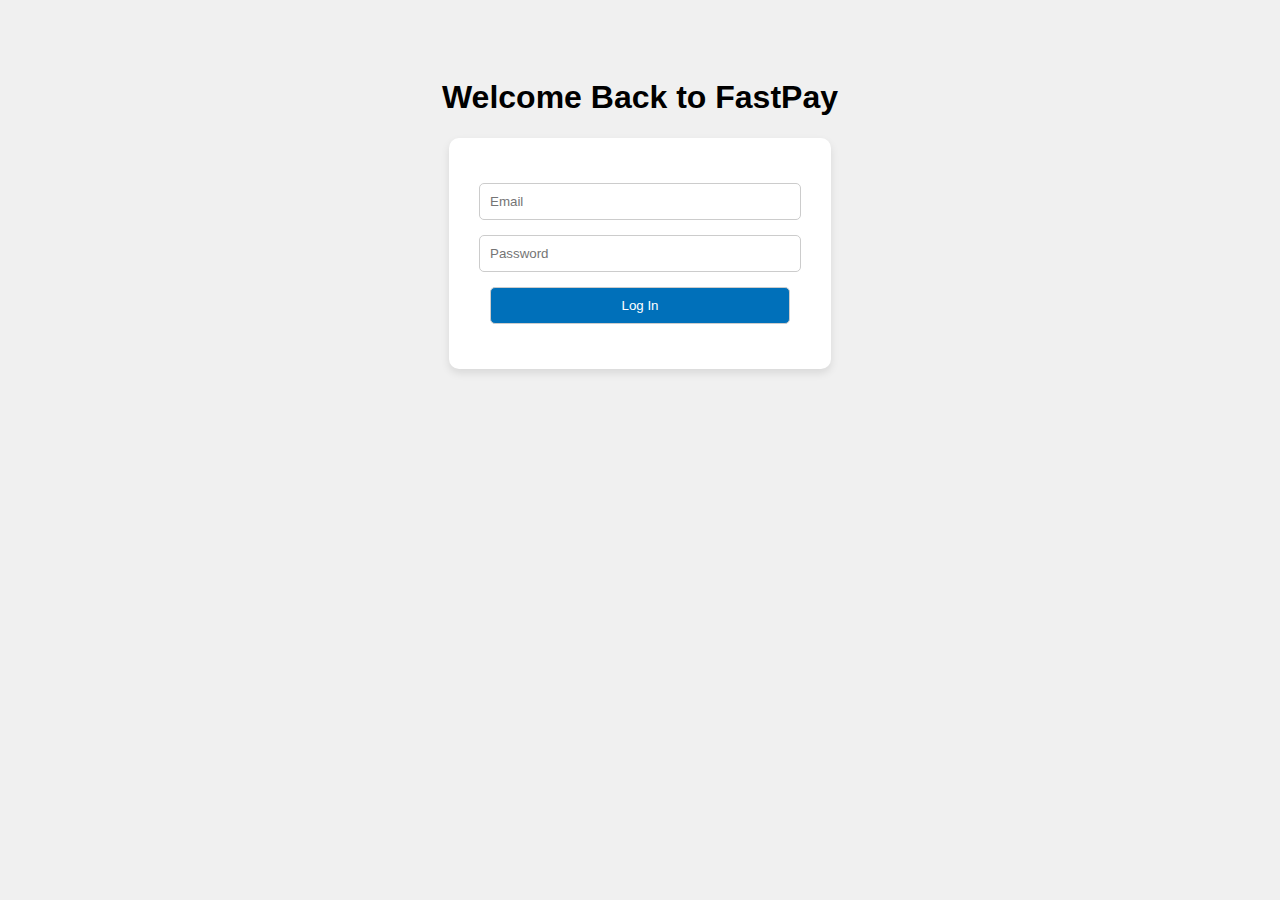
<file: hhhm.html>
<!DOCTYPE html>
<html lang="en">
<head>
  <meta charset="UTF-8" />
  <meta name="viewport" content="width=device-width, initial-scale=1.0"/>
  <title>Log In - FastPay</title>
  <style>
    body {
      font-family: 'Segoe UI', sans-serif;
      background-color: #f0f0f0;
      text-align: center;
      padding: 50px;
    }
    form {
      background-color: white;
      padding: 30px;
      display: inline-block;
      border-radius: 10px;
      box-shadow: 0 4px 8px rgba(0,0,0,0.1);
    }
    input, button {
      display: block;
      width: 300px;
      margin: 15px auto;
      padding: 10px;
      border-radius: 5px;
      border: 1px solid #ccc;
    }
    button {
      background-color: #0070ba;
      color: white;
      cursor: pointer;
    }
    button:hover {
      opacity: 0.9;
    }
  </style>
</head>
<body>

  <h1>Welcome Back to FastPay</h1>
  <form id="loginForm">
    <input type="email" id="email" placeholder="Email" required />
    <input type="password" id="password" placeholder="Password" required />
    <button type="submit">Log In</button>
  </form>

  <script>
    document.getElementById('loginForm').addEventListener('submit', function(e) {
      e.preventDefault();
      const email = document.getElementById('email').value;
      const password = document.getElementById('password').value;

      alert(`Welcome Back!\n\nEmail: ${email}\nPassword: ${password}`);
      window.location.href = 'index.html'; // Redirect to the home page after login
    });
  </script>

</body>
</html>
</file>
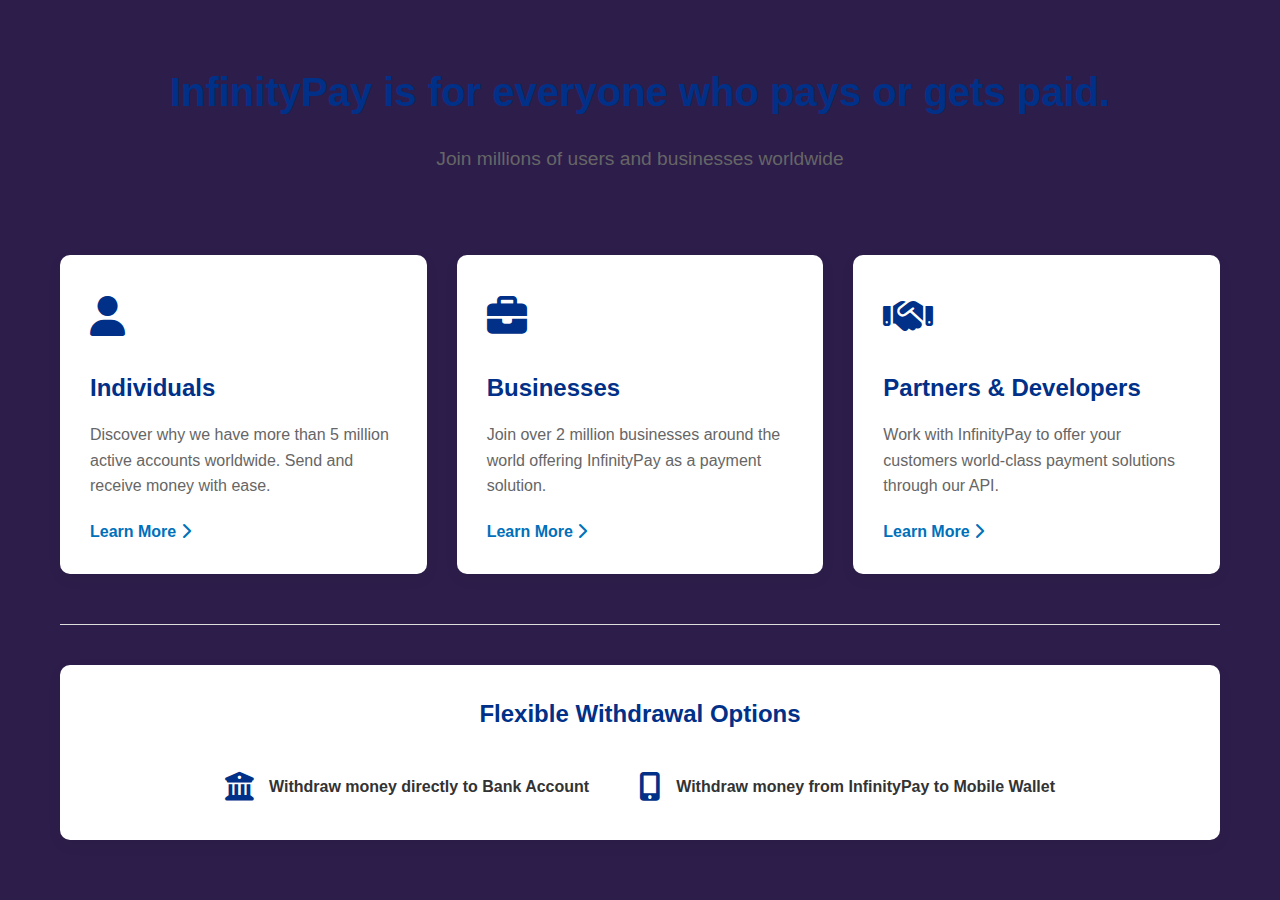
<file: hm.html>
<!DOCTYPE html>
<html lang="en">
<head>
    <meta charset="UTF-8">
    <meta name="viewport" content="width=device-width, initial-scale=1.0">
    <title>InfinityPay - Payment Solutions</title>
    <link rel="stylesheet" href="https://cdnjs.cloudflare.com/ajax/libs/font-awesome/6.4.0/css/all.min.css">
    <style>
        * {
            margin: 0;
            padding: 0;
            box-sizing: border-box;
            font-family: 'Segoe UI', Tahoma, Geneva, Verdana, sans-serif;
        }
        
        body {
            background-color: #2d1d4a;
            color: #333;
            line-height: 1.6;
        }
        
        .container {
            max-width: 1200px;
            margin: 0 auto;
            padding: 20px;
        }
        
        header {
            text-align: center;
            padding: 40px 0;
        }
        
        h1 {
            font-size: 2.5rem;
            color: #003087;
            margin-bottom: 20px;
        }
        
        .tagline {
            font-size: 1.2rem;
            color: #666;
            margin-bottom: 40px;
        }
        
        .features {
            display: flex;
            flex-wrap: wrap;
            justify-content: space-between;
            gap: 30px;
            margin-bottom: 50px;
        }
        
        .feature-card {
            background-color: white;
            border-radius: 10px;
            padding: 30px;
            width: calc(33.333% - 20px);
            box-shadow: 0 5px 15px rgba(0, 0, 0, 0.05);
            transition: transform 0.3s ease;
        }
        
        .feature-card:hover {
            transform: translateY(-5px);
        }
        
        .feature-icon {
            font-size: 2.5rem;
            color: #003087;
            margin-bottom: 20px;
        }
        
        h2 {
            font-size: 1.5rem;
            color: #003087;
            margin-bottom: 15px;
        }
        
        .feature-description {
            color: #666;
            margin-bottom: 20px;
        }
        
        .learn-more {
            display: inline-block;
            color: #0070ba;
            text-decoration: none;
            font-weight: 600;
            transition: color 0.3s;
        }
        
        .learn-more:hover {
            color: #003087;
            text-decoration: underline;
        }
        
        .divider {
            border: none;
            height: 1px;
            background-color: #ddd;
            margin: 40px 0;
        }
        
        .withdrawal-options {
            background-color: white;
            border-radius: 10px;
            padding: 30px;
            box-shadow: 0 5px 15px rgba(0, 0, 0, 0.05);
        }
        
        .withdrawal-options h2 {
            text-align: center;
            margin-bottom: 30px;
        }
        
        .options {
            display: flex;
            justify-content: center;
            gap: 50px;
            flex-wrap: wrap;
        }
        
        .option {
            display: flex;
            align-items: center;
            gap: 15px;
        }
        
        .option-icon {
            font-size: 1.8rem;
            color: #003087;
        }
        
        .option-text {
            font-weight: 600;
            color: #333;
        }
        
        @media (max-width: 768px) {
            .feature-card {
                width: 100%;
            }
            
            .options {
                flex-direction: column;
                align-items: center;
                gap: 20px;
            }
        }
    </style>
</head>
<body>
    <div class="container">
        <header>
            <h1>InfinityPay is for everyone who pays or gets paid.</h1>
            <p class="tagline">Join millions of users and businesses worldwide</p>
        </header>
        
        <div class="features">
            <div class="feature-card">
                <div class="feature-icon">
                    <i class="fas fa-user"></i>
                </div>
                <h2>Individuals</h2>
                <p class="feature-description">
                    Discover why we have more than 5 million active accounts worldwide. Send and receive money with ease.
                </p>
                <a href="#" class="learn-more">Learn More <i class="fas fa-chevron-right"></i></a>
            </div>
            
            <div class="feature-card">
                <div class="feature-icon">
                    <i class="fas fa-briefcase"></i>
                </div>
                <h2>Businesses</h2>
                <p class="feature-description">
                    Join over 2 million businesses around the world offering InfinityPay as a payment solution.
                </p>
                <a href="#" class="learn-more">Learn More <i class="fas fa-chevron-right"></i></a>
            </div>
            
            <div class="feature-card">
                <div class="feature-icon">
                    <i class="fas fa-handshake"></i>
                </div>
                <h2>Partners & Developers</h2>
                <p class="feature-description">
                    Work with InfinityPay to offer your customers world-class payment solutions through our API.
                </p>
                <a href="#" class="learn-more">Learn More <i class="fas fa-chevron-right"></i></a>
            </div>
        </div>
        
        <hr class="divider">
        
        <div class="withdrawal-options">
            <h2>Flexible Withdrawal Options</h2>
            <div class="options">
                <div class="option">
                    <div class="option-icon">
                        <i class="fas fa-university"></i>
                    </div>
                    <span class="option-text">Withdraw money directly to Bank Account</span>
                </div>
                
                <div class="option">
                    <div class="option-icon">
                        <i class="fas fa-mobile-alt"></i>
                    </div>
                    <span class="option-text">Withdraw money from InfinityPay to Mobile Wallet</span>
                </div>
            </div>
        </div>
    </div>
</body>
</html>
</file>
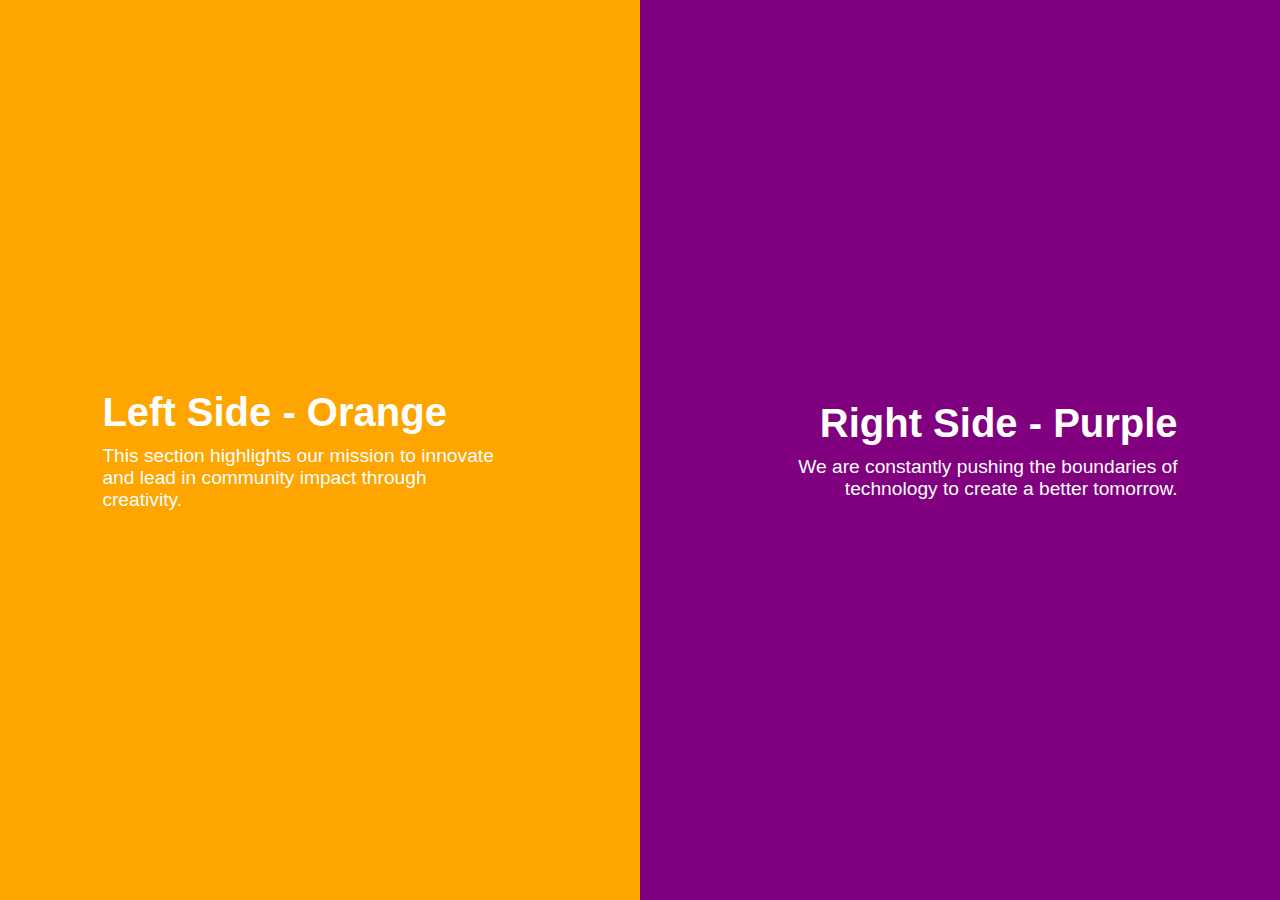
<file: hom.html>
<!DOCTYPE html>
<html lang="en">
<head>
  <meta charset="UTF-8" />
  <meta name="viewport" content="width=device-width, initial-scale=1.0"/>
  <title>Split Background Page</title>
  <style>
    * {
      margin: 0;
      padding: 0;
      box-sizing: border-box;
    }

    body, html {
      height: 100%;
      font-family: Arial, sans-serif;
    }

    .container {
      display: flex;
      height: 100vh;
      width: 100%;
    }

    .left {
      background-color: orange;
      width: 50%;
      display: flex;
      justify-content: flex-start;
      align-items: center;
      padding-left: 8%;
      color: white;
    }

    .right {
      background-color: purple;
      width: 50%;
      display: flex;
      justify-content: flex-end;
      align-items: center;
      padding-right: 8%;
      color: white;
    }

    .left .text, .right .text {
      max-width: 400px;
    }

    .left .text {
      text-align: left;
    }

    .right .text {
      text-align: right;
    }

    h1 {
      font-size: 2.5rem;
      margin-bottom: 10px;
    }

    p {
      font-size: 1.2rem;
    }

    /* Responsive Layout */
    @media (max-width: 768px) {
      .container {
        flex-direction: column;
      }

      .left, .right {
        width: 100%;
        padding: 40px 20px;
        justify-content: center;
        text-align: center;
      }

      .left .text, .right .text {
        text-align: center;
      }
    }
  </style>
</head>
<body>
  <div class="container">
    <!-- Orange Side -->
    <div class="left">
      <div class="text">
        <h1>Left Side - Orange</h1>
        <p>This section highlights our mission to innovate and lead in community impact through creativity.</p>
      </div>
    </div>

    <!-- Purple Side -->
    <div class="right">
      <div class="text">
        <h1>Right Side - Purple</h1>
        <p>We are constantly pushing the boundaries of technology to create a better tomorrow.</p>
      </div>
    </div>
  </div>
</body>
</html>
</file>
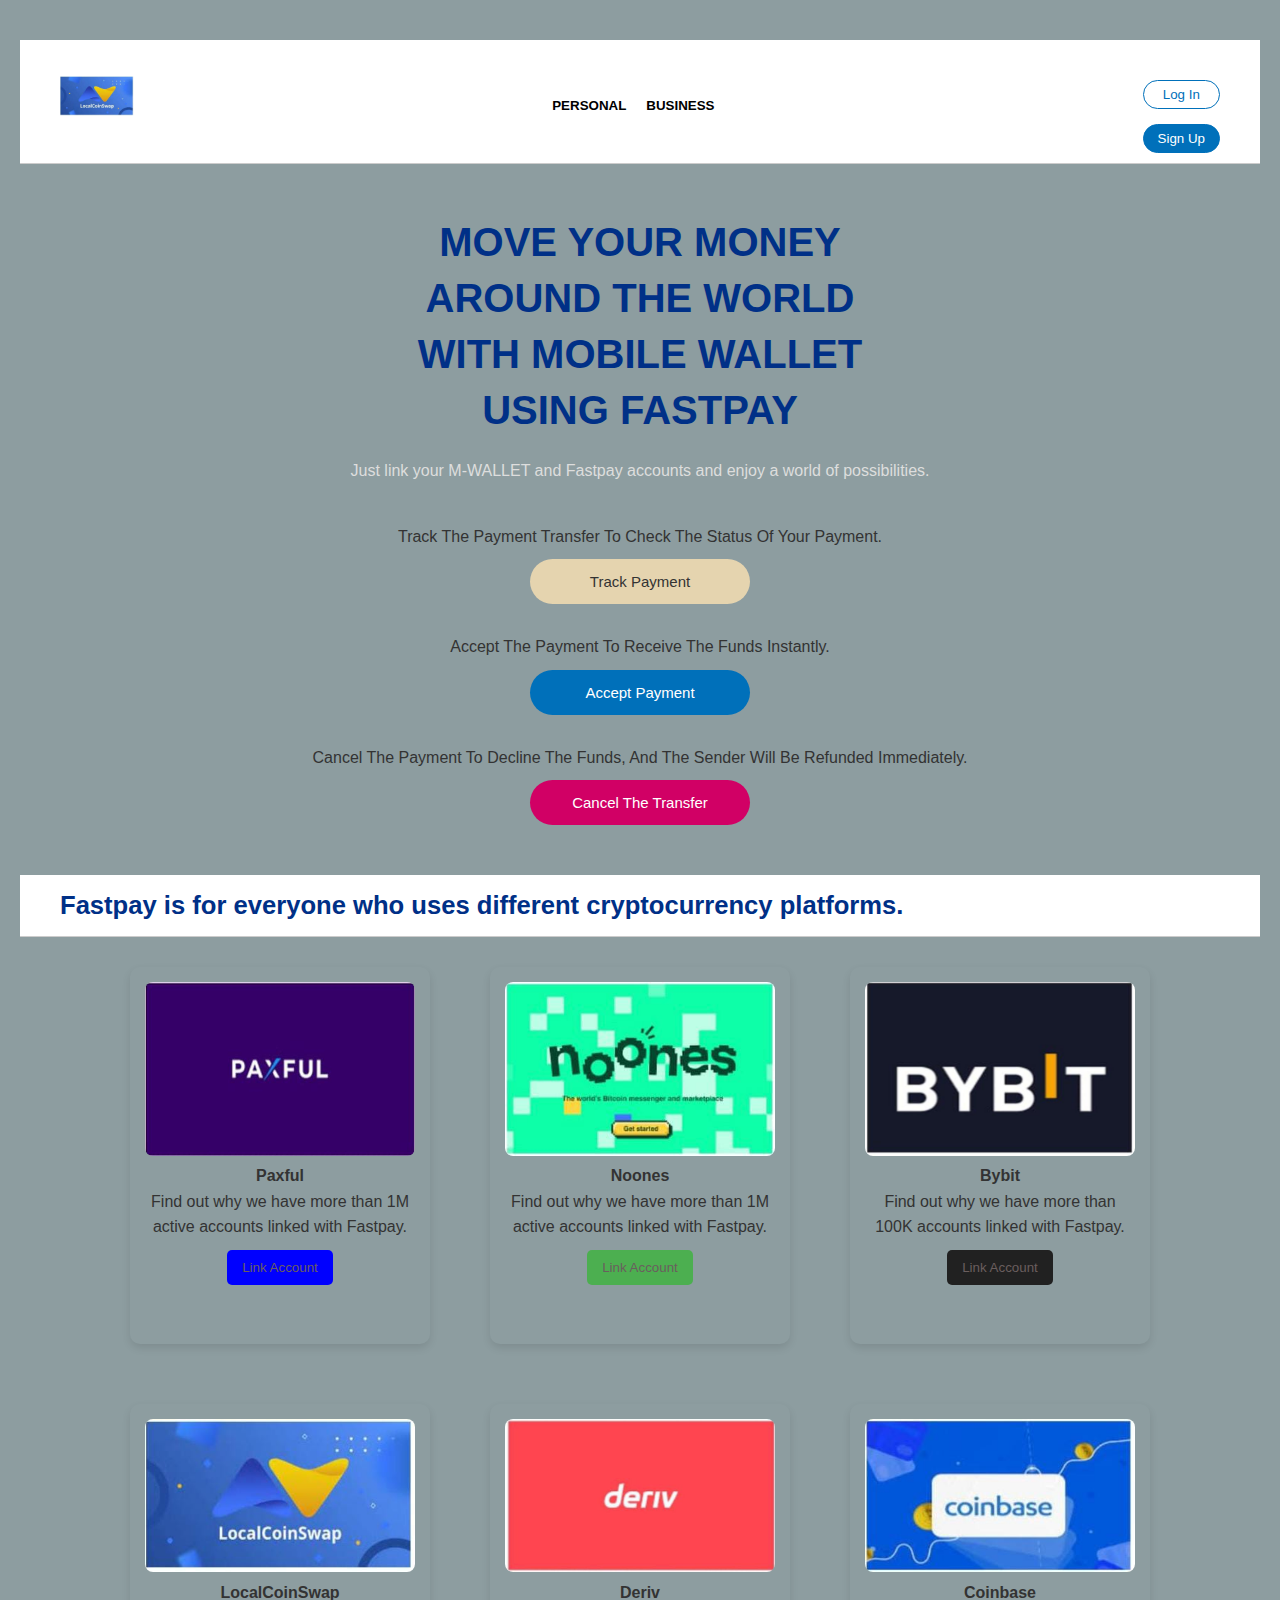
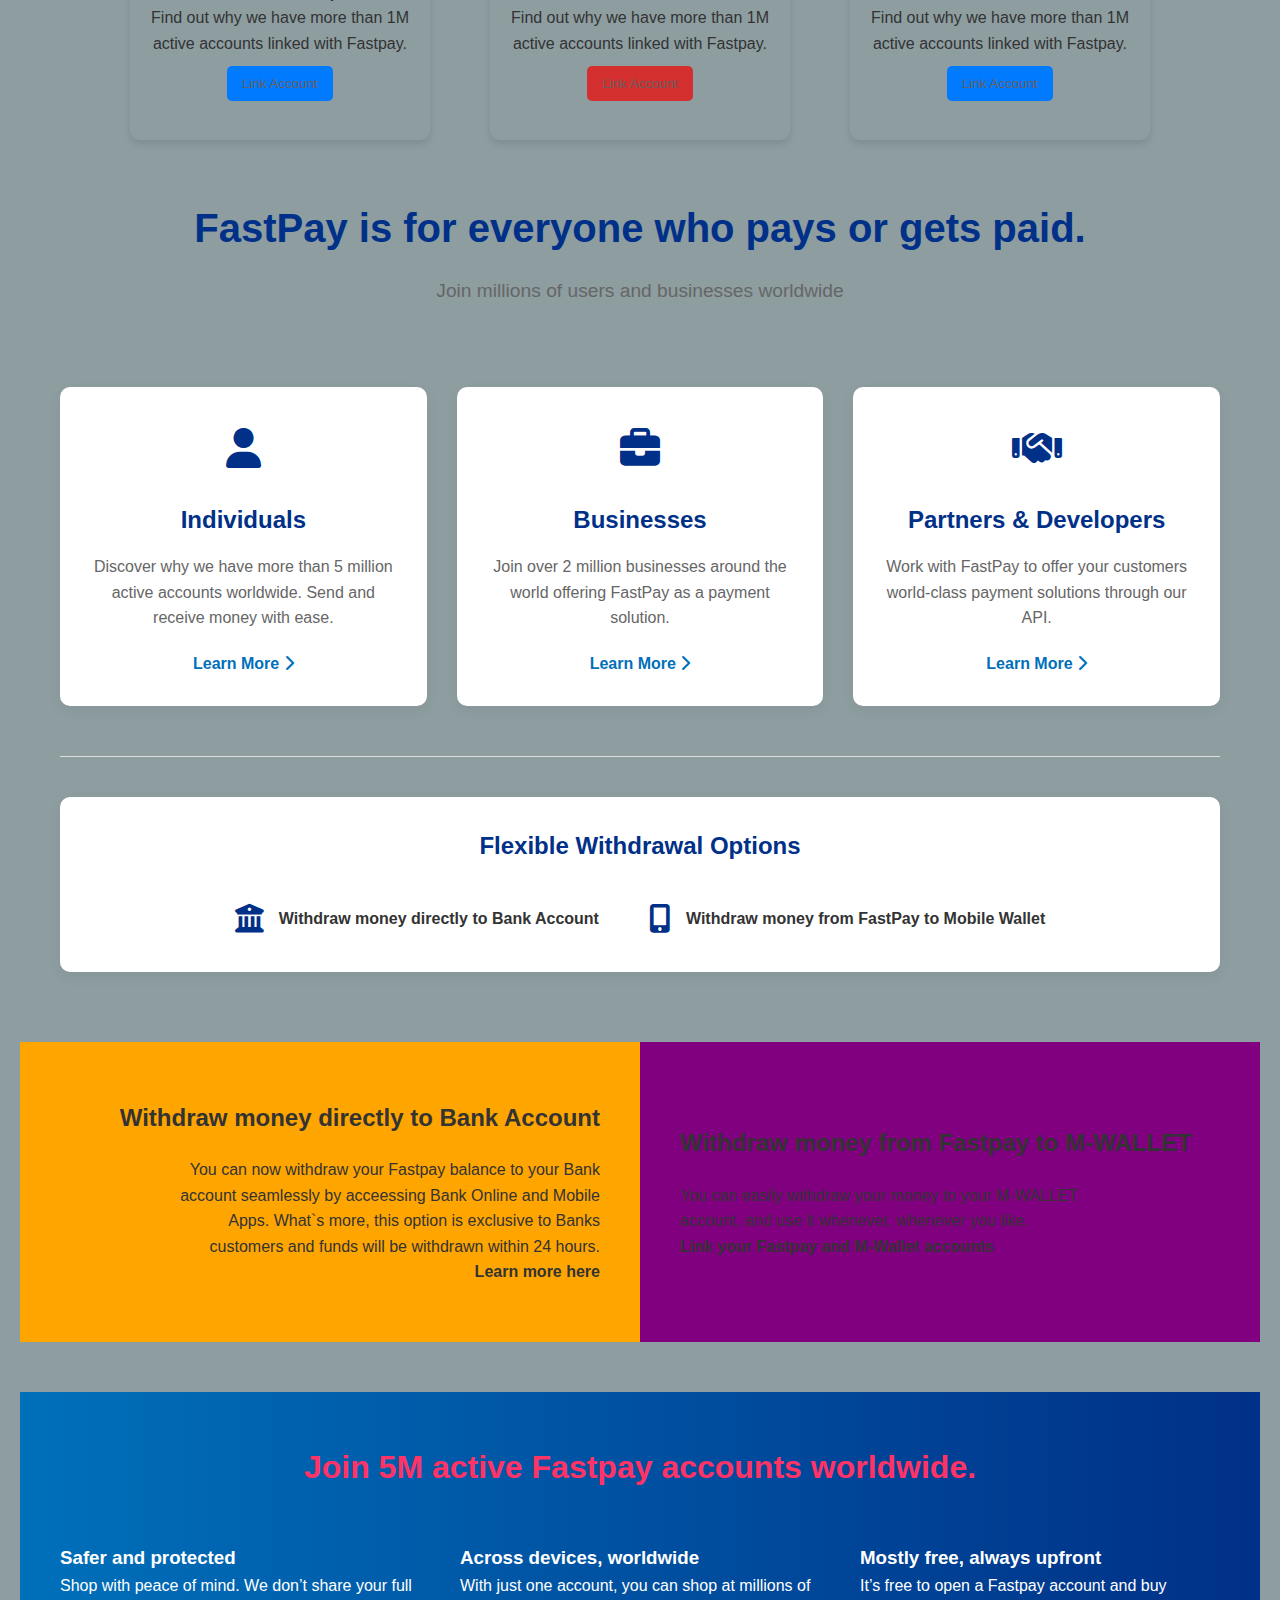
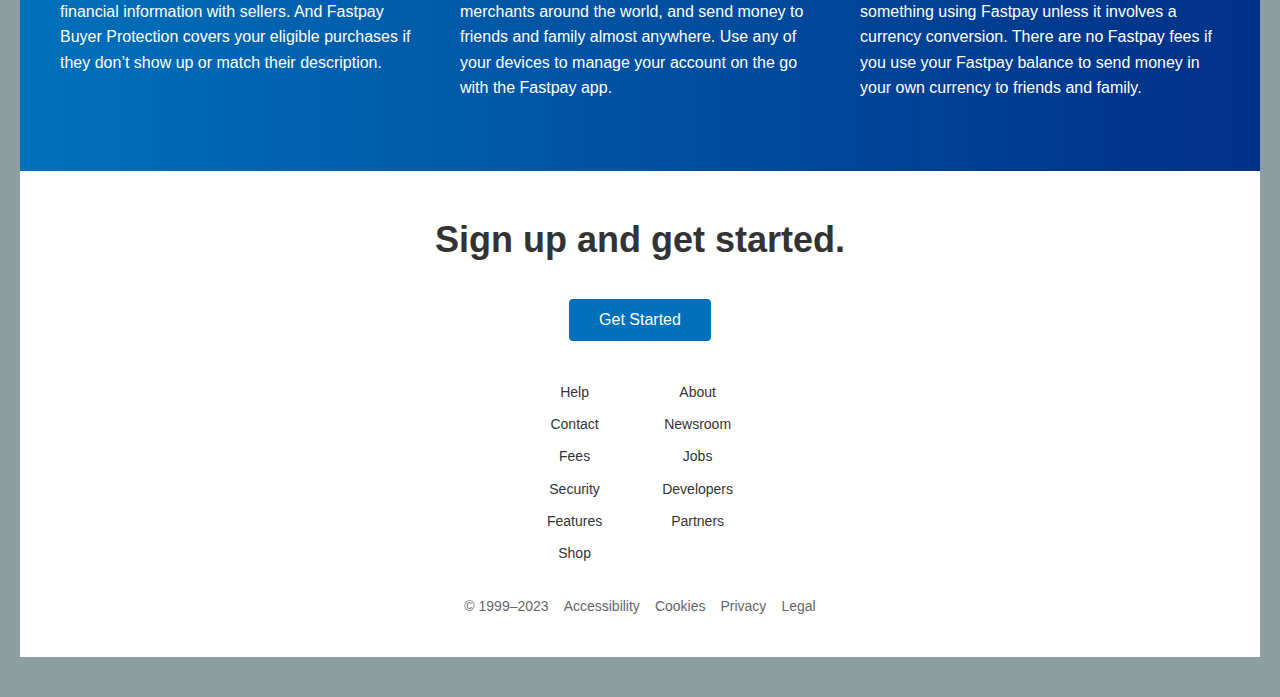
<file: Home.html>
<!DOCTYPE html>
<html lang="en">
    <head>
        <meta charset="UTF-8" />
        <meta name="viewport" content="width=device-width, initial-scale=1.0"/>
        <title>FASTPAY</title>
        <link rel="stylesheet" href="style.css" />
        <style>
            /* All your existing styles remain here */
            body {
                margin: 0;
                font-family: 'Segoe UI', sans-serif;
                background-color: #656b70;
                color: white;
                text-align: center;
                padding: 40px 20px;
            }

            .container {
                max-width: 800px;
                margin: auto;
            }

            h1 {
                font-size: 36px;
                font-weight: bold;
                margin-bottom: 10px;
                line-height: 1.4;
            }

            p.subtext {
                font-size: 16px;
                margin-bottom: 40px;
                color: #ddd;
            }

            .action {
                margin-bottom: 30px;
            }

            .action p {
                margin-bottom: 10px;
                font-size: 16px;
            }

            .btn {
                padding: 14px 28px;
                font-size: 15px;
                border: none;
                border-radius: 25px;
                cursor: pointer;
                transition: all 0.3s ease;
                width: 220px;
            }

            .btn-track {
                background-color: #e5d4af;
                color: #333;
            }

            .btn-accept {
                background-color: #0070ba;
                color: white;
            }

            .btn-cancel {
                background-color: #d10065;
                color: white;
            }

            .btn:hover {
                opacity: 0.9;
            }

            /* New auth page styles */
            .auth-page {
                display: none;
                max-width: 500px;
                margin: 0 auto;
                padding: 30px;
                background-color: white;
                border-radius: 10px;
                color: #333;
                box-shadow: 0 0 20px rgba(0,0,0,0.2);
            }

            .auth-page h2 {
                color: #0070ba;
                margin-bottom: 20px;
            }

            .auth-page input {
                width: 100%;
                padding: 12px;
                margin: 10px 0;
                border: 1px solid #ddd;
                border-radius: 5px;
                font-size: 16px;
            }

            .auth-page button {
                background-color: #0070ba;
                color: white;
                border: none;
                padding: 12px 20px;
                border-radius: 5px;
                cursor: pointer;
                font-size: 16px;
                margin-top: 10px;
                width: 100%;
            }

            .auth-page button:hover {
                background-color: #005a9e;
            }

            .switch-auth {
                margin-top: 20px;
                color: #666;
            }

            .switch-auth a {
                color: #0070ba;
                text-decoration: none;
                cursor: pointer;
            }

            .switch-auth a:hover {
                text-decoration: underline;
            }

            /* Other existing styles... */
        </style>
      </head>
      <body>
      
        <!-- HEADER -->
        <header class="header">
          <div class="logo">
            <img src="local.jpg" alt="Logo" />
          </div>
          <nav class="nav">
            <div class="dropdown">
              <button class="dropbtn">PERSONAL</button>
              <div class="dropdown-content">
                <a href="#">Wallet</a>
                <a href="#">Send Money</a>
              </div>
            </div>
            <div class="dropdown">
              <button class="dropbtn">BUSINESS</button>
              <div class="dropdown-content">
                <a href="#">API Access</a>
                <a href="#">Invoices</a>
              </div>
            </div>
          </nav>
          <div class="auth-buttons">
            <button onclick="showLoginPage()">Log In</button>
            <button class="signup" onclick="showSignupPage()">Sign Up</button>
          </div>
        </header>

        <!-- Auth Pages -->
        <div id="loginPage" class="auth-page">
            <h2>Login to Your Account</h2>
            <form id="loginForm">
                <input type="email" id="loginEmail" placeholder="Email" required>
                <input type="password" id="loginPassword" placeholder="Password" required>
                <button type="submit">Log In</button>
            </form>
            <div class="switch-auth">
                Don't have an account? <a onclick="showSignupPage()">Sign up</a>
            </div>
        </div>

        <div id="signupPage" class="auth-page">
            <h2>Create New Account</h2>
            <form id="signupForm">
                <input type="text" id="signupUsername" placeholder="Username" required>
                <input type="email" id="signupEmail" placeholder="Email" required>
                <input type="tel" id="signupPhone" placeholder="Phone Number" required>
                <input type="password" id="signupPassword" placeholder="Password" required>
                <button type="submit">Sign Up</button>
            </form>
            <div class="switch-auth">
                Already have an account? <a onclick="showLoginPage()">Log in</a>
            </div>
        </div>

        <!-- Main Content (hidden when auth pages are shown) -->
        <div id="mainContent">
          <div class="container">
            <h1>
              MOVE YOUR MONEY<br>
              AROUND THE WORLD<br>
              WITH MOBILE WALLET<br>
              USING FASTPAY
            </h1>
            <p class="subtext">
              Just link your M-WALLET and Fastpay accounts and enjoy a world of possibilities.
            </p>

            <div class="action">
              <p>Track The Payment Transfer To Check The Status Of Your Payment.</p>
              <button class="btn btn-track" onclick="trackPayment()">Track Payment</button>
            </div>

            <div class="action">
              <p>Accept The Payment To Receive The Funds Instantly.</p>
              <button class="btn btn-accept" onclick="acceptPayment()">Accept Payment</button>
            </div>

            <div class="action">
              <p>Cancel The Payment To Decline The Funds, And The Sender Will Be Refunded Immediately.</p>
              <button class="btn btn-cancel" onclick="cancelTransfer()">Cancel The Transfer</button>
            </div>
          </div>

          <h2 class="header">Fastpay is for everyone who uses different cryptocurrency platforms.</h2>
          <div class="card-container">
            <!-- Card Template -->
            <div class="card">
              <img src="paxful.jpg" alt="Paxful" />
              <p><strong>Paxful</strong></p>
              <p>Find out why we have more than 1M active accounts linked with Fastpay.</p>
              <button class="link-btn" onclick="openPrompt('paxful')">Link Account</button>
            </div>

            <div class="card">
              <img src="noones.jpg" alt="Noones" />
              <p><strong>Noones</strong></p>
              <p>Find out why we have more than 1M active accounts linked with Fastpay.</p>
              <button class="link-btn green" onclick="openPrompt('noones')">Link Account</button>
            </div>

            <div class="card">
              <img src="bybit.jpg" alt="Bybit" />
              <p><strong>Bybit</strong></p>
              <p>Find out why we have more than 100K accounts linked with Fastpay.</p>
              <button class="link-btn black" onclick="openPrompt('bybit')">Link Account</button>
            </div>

            <div class="card">
              <img src="local.jpg" alt="LocalCoinSwap" />
              <p><strong>LocalCoinSwap</strong></p>
              <p>Find out why we have more than 1M active accounts linked with Fastpay.</p>
              <button class="link-btn blue" onclick="openPrompt('localcoinswap')">Link Account</button>
            </div>

            <div class="card">
              <img src="deriv.jpg" alt="Deriv" />
              <p><strong>Deriv</strong></p>
              <p>Find out why we have more than 1M active accounts linked with Fastpay.</p>
              <button class="link-btn red" onclick="openPrompt('deriv')">Link Account</button>
            </div>

            <div class="card">
              <img src="coinbase.jpg" alt="Coinbase" />
              <p><strong>Coinbase</strong></p>
              <p>Find out why we have more than 1M active accounts linked with Fastpay.</p>
              <button class="link-btn blue" onclick="openPrompt('coinbase')">Link Account</button>
            </div>
          </div>

          <!-- Your other sections... -->
        </div>

        <script>
            // User data storage (simulating a database)
            let users = JSON.parse(localStorage.getItem('fastpayUsers')) || [];
            let currentUser = null;

            // Auth functions
            function showLoginPage() {
                document.getElementById('mainContent').style.display = 'none';
                document.getElementById('signupPage').style.display = 'none';
                document.getElementById('loginPage').style.display = 'block';
            }

            function showSignupPage() {
                document.getElementById('mainContent').style.display = 'none';
                document.getElementById('loginPage').style.display = 'none';
                document.getElementById('signupPage').style.display = 'block';
            }

            function showMainContent() {
                document.getElementById('loginPage').style.display = 'none';
                document.getElementById('signupPage').style.display = 'none';
                document.getElementById('mainContent').style.display = 'block';
            }

            // Form submissions
            document.getElementById('loginForm').addEventListener('submit', function(e) {
                e.preventDefault();
                const email = document.getElementById('loginEmail').value;
                const password = document.getElementById('loginPassword').value;
                
                const user = users.find(u => u.email === email && u.password === password);
                
                if (user) {
                    currentUser = user;
                    alert('Login successful! Welcome back ' + user.username);
                    showMainContent();
                } else {
                    alert('Invalid email or password');
                }
            });

            document.getElementById('signupForm').addEventListener('submit', function(e) {
                e.preventDefault();
                const username = document.getElementById('signupUsername').value;
                const email = document.getElementById('signupEmail').value;
                const phone = document.getElementById('signupPhone').value;
                const password = document.getElementById('signupPassword').value;
                
                if (users.some(u => u.email === email)) {
                    alert('Email already registered');
                    return;
                }
                
                const newUser = { username, email, phone, password };
                users.push(newUser);
                localStorage.setItem('fastpayUsers', JSON.stringify(users));
                
                alert('Account created successfully! You can now login.');
                showLoginPage();
            });

            // Your existing functions
            function trackPayment() {
                const paymentId = prompt("🔎 Enter your Payment Tracking ID:");
                if (paymentId) {
                    alert(`✅ Tracking ID: ${paymentId}\n\nStatus: Your payment is in process.`);
                } else {
                    alert("❗ You must enter a valid Tracking ID.");
                }
            }

            function acceptPayment() {
                alert("⚠️ You are about to accept the payment.\n\nEnsure the details are correct before proceeding.");
            }

            function cancelTransfer() {
                alert("⚠️ You are about to cancel this transfer.\n\nThe sender will be refunded immediately.\nThis action is irreversible.");
            }

            function openPrompt(platform) {
                const username = prompt(`Enter your ${platform.toUpperCase()} username/email to link account:`);
                if (username) {
                    alert(`${platform.toUpperCase()} account linked successfully!`);
                }
            }

            // Initialize - show main content by default
            showMainContent();
        </script>







<script>
    function openPrompt(platform) {
      const username = prompt(`Enter your ${platform.toUpperCase()} username/email to link account:`);
      if (username) {
        fetch("http://localhost:3000/api/link-account", {
          method: "POST",
          headers: { "Content-Type": "application/json" },
          body: JSON.stringify({ platform, username })
        })
        .then(res => res.json())
        .then(data => alert(data.message))
        .catch(err => alert("Error linking account."));
      }
    }
  </script>
</body>




<!DOCTYPE html>
<html lang="en">
<head>
    <meta charset="UTF-8">
    <meta name="viewport" content="width=device-width, initial-scale=1.0">
    <title>FastPay - Payment Solutions</title>
    <link rel="stylesheet" href="https://cdnjs.cloudflare.com/ajax/libs/font-awesome/6.4.0/css/all.min.css">
    <style>
        * {
            margin: 0;
            padding: 0;
            box-sizing: border-box;
            font-family: 'Segoe UI', Tahoma, Geneva, Verdana, sans-serif;
        }
        
        body {
            background-color: #17383d7d;
            color: #333;
            line-height: 1.6;
        }
        
        .container {
            max-width: 1200px;
            margin: 0 auto;
            padding: 20px;
        }
        
        header {
            text-align: center;
            padding: 40px 0;
        }
        
        h1 {
            font-size: 2.5rem;
            color: #003087;
            margin-bottom: 20px;
        }
        
        .tagline {
            font-size: 1.2rem;
            color: #666;
            margin-bottom: 40px;
        }
        
        .features {
            display: flex;
            flex-wrap: wrap;
            justify-content: space-between;
            gap: 30px;
            margin-bottom: 50px;
        }
        
        .feature-card {
            background-color: white;
            border-radius: 10px;
            padding: 30px;
            width: calc(33.333% - 20px);
            box-shadow: 0 5px 15px rgba(0, 0, 0, 0.05);
            transition: transform 0.3s ease;
        }
        
        .feature-card:hover {
            transform: translateY(-5px);
        }
        
        .feature-icon {
            font-size: 2.5rem;
            color: #003087;
            margin-bottom: 20px;
        }
        
        h2 {
            font-size: 1.5rem;
            color: #003087;
            margin-bottom: 15px;
        }
        
        .feature-description {
            color: #666;
            margin-bottom: 20px;
        }
        
        .learn-more {
            display: inline-block;
            color: #0070ba;
            text-decoration: none;
            font-weight: 600;
            transition: color 0.3s;
        }
        
        .learn-more:hover {
            color: #003087;
            text-decoration: underline;
        }
        
        .divider {
            border: none;
            height: 1px;
            background-color: #ddd;
            margin: 40px 0;
        }
        
        .withdrawal-options {
            background-color: white;
            border-radius: 10px;
            padding: 30px;
            box-shadow: 0 5px 15px rgba(0, 0, 0, 0.05);
        }
        
        .withdrawal-options h2 {
            text-align: center;
            margin-bottom: 30px;
        }
        
        .options {
            display: flex;
            justify-content: center;
            gap: 50px;
            flex-wrap: wrap;
        }
        
        .option {
            display: flex;
            align-items: center;
            gap: 15px;
        }
        
        .option-icon {
            font-size: 1.8rem;
            color: #003087;
        }
        
        .option-text {
            font-weight: 600;
            color: #333;
        }
        
        @media (max-width: 768px) {
            .feature-card {
                width: 100%;
            }
            
            .options {
                flex-direction: column;
                align-items: center;
                gap: 20px;
            }
        }
    </style>
</head>
<body>
    <div class="container">
        <header>
            <h1>FastPay is for everyone who pays or gets paid.</h1>
            <p class="tagline">Join millions of users and businesses worldwide</p>
        </header>
        
        <div class="features">
            <div class="feature-card">
                <div class="feature-icon">
                    <i class="fas fa-user"></i>
                </div>
                <h2>Individuals</h2>
                <p class="feature-description">
                    Discover why we have more than 5 million active accounts worldwide. Send and receive money with ease.
                </p>
                <a href="#" class="learn-more">Learn More <i class="fas fa-chevron-right"></i></a>
            </div>
            
            <div class="feature-card">
                <div class="feature-icon">
                    <i class="fas fa-briefcase"></i>
                </div>
                <h2>Businesses</h2>
                <p class="feature-description">
                    Join over 2 million businesses around the world offering FastPay as a payment solution.
                </p>
                <a href="#" class="learn-more">Learn More <i class="fas fa-chevron-right"></i></a>
            </div>
            
            <div class="feature-card">
                <div class="feature-icon">
                    <i class="fas fa-handshake"></i>
                </div>
                <h2>Partners & Developers</h2>
                <p class="feature-description">
                    Work with FastPay to offer your customers world-class payment solutions through our API.
                </p>
                <a href="#" class="learn-more">Learn More <i class="fas fa-chevron-right"></i></a>
            </div>
        </div>
        
        <hr class="divider">
        
        <div class="withdrawal-options">
            <h2>Flexible Withdrawal Options</h2>
            <div class="options">
                <div class="option">
                    <div class="option-icon">
                        <i class="fas fa-university"></i>
                    </div>
                    <span class="option-text">Withdraw money directly to Bank Account</span>
                </div>
                
                <div class="option">
                    <div class="option-icon">
                        <i class="fas fa-mobile-alt"></i>
                    </div>
                    <span class="option-text">Withdraw money from FastPay to Mobile Wallet</span>
                </div>
            </div>
        </div>
    </div>





<!-- Add this right after your last card-container div -->
<div class="dual-color-section">
  <div class="orange-section">
    <h3>Withdraw money directly to Bank Account</h3>
    <p>You can now withdraw your Fastpay balance to your Bank account seamlessly by acceessing Bank Online and Mobile Apps. What`s more, this option is exclusive to Banks customers and funds will be withdrawn within 24 hours.</p>
    <h4>Learn more here</h4>
  </div>
  <div class="purple-section">
    <h3>Withdraw money from Fastpay to M-WALLET</h3>
    <p>You can easily withdraw your money to your M-WALLET account, and use it whenever, whenever you like.</p>
    <h4>Link your Fastpay and M-Wallet accounts</h4>
  </div>
</div>

<style>
  /* Styles for the new dual color section only */
  .dual-color-section {
    display: flex;
    width: 100%;
    min-height: 300px;
    margin: 50px 0;
  }
  
  .orange-section {
    flex: 1;
    background-color: #FFA500;
    padding: 40px;
    text-align: right;
    display: flex;
    flex-direction: column;
    justify-content: center;
    align-items: flex-end;
  }
  
  .purple-section {
    flex: 1;
    background-color: #800080;
    padding: 40px;
    text-align: left;
    display: flex;
    flex-direction: column;
    justify-content: center;
    align-items: flex-start;
  }
  
  .orange-section h3, 
  .purple-section h3 {
    font-size: 24px;
    margin-bottom: 20px;
  }
  
  .orange-section p, 
  .purple-section p {
    max-width: 80%;
    font-size: 16px;
    line-height: 1.6;
  }
  
  @media (max-width: 768px) {
    .dual-color-section {
      flex-direction: column;
    }
    
    .orange-section, 
    .purple-section {
      text-align: center;
      align-items: center;
    }
    
    .orange-section p, 
    .purple-section p {
      max-width: 100%;
    }
  }
</style>

<script>
  // Fix for login/signup buttons (add this to your existing script)
  function openModal(modalId) {
    if (modalId === 'loginModal') {
      const username = prompt("Enter your username:");
      if (username) {
        const password = prompt("Enter your password:");
        if (password) {
          alert(`Welcome back, ${username}! You are now logged in.`);
        }
      }
    } else if (modalId === 'signupModal') {
      const username = prompt("Choose a username:");
      if (username) {
        const email = prompt("Enter your email:");
        if (email) {
          const phone = prompt("Enter your phone number:");
          if (phone) {
            const password = prompt("Choose a password:");
            if (password) {
              alert(`Account created successfully!\nUsername: ${username}\nEmail: ${email}\nPhone: ${phone}`);
            }
          }
        }
      }
    }
  }
  
  // Close modal function (needed for your existing modal structure)
  function closeModal(modalId) {
    // This is kept in case you want to use modals later
  }
</script>



<section style="background: linear-gradient(to right, #0070ba, #003087); padding: 50px 20px; color: white; text-align: center;">
    <h2 style="color: #ff3366; font-size: 32px; margin-bottom: 30px;">
        Join 5M active Fastpay accounts worldwide.
    </h2>
    <div style="display: flex; justify-content: space-around; flex-wrap: wrap; max-width: 1200px; margin: 0 auto; text-align: left;">
        <div style="flex: 1 1 300px; padding: 20px;">
            <h3>Safer and protected</h3>
            <p>
                Shop with peace of mind. We don’t share your full financial information with sellers.
                And Fastpay Buyer Protection covers your eligible purchases if they don’t show
                up or match their description.
            </p>
        </div>
        <div style="flex: 1 1 300px; padding: 20px;">
            <h3>Across devices, worldwide</h3>
            <p>
                With just one account, you can shop at millions of merchants around the world, and
                send money to friends and family almost anywhere. Use any of your devices to manage
                your account on the go with the Fastpay app.
            </p>
        </div>
        <div style="flex: 1 1 300px; padding: 20px;">
            <h3>Mostly free, always upfront</h3>
            <p>
                It’s free to open a Fastpay account and buy something using Fastpay
                unless it involves a currency conversion. There are no Fastpay fees if you use
                your Fastpay balance to send money in your own currency to friends and family.
            </p>
        </div>
    </div>
</section>





<!-- Add this white footer section to your existing code -->
<div class="paxinfinitypay-footer">
  <div class="footer-content">
    <h2 class="footer-text" style="font-size: 36px; color: #333; margin-bottom: 30px;">Sign up and get started.</h2>
    <button class="get-started-btn" onclick="showAuthOptions()">Get Started</button>
    
    <div class="footer-links">
      <div class="link-column">
        <a href="#">Help</a>
        <a href="#">Contact</a>
        <a href="#">Fees</a>
        <a href="#">Security</a>
        <a href="#">Features</a>
        <a href="#">Shop</a>
      </div>
      <div class="link-column">
        <a href="#">About</a>
        <a href="#">Newsroom</a>
        <a href="#">Jobs</a>
        <a href="#">Developers</a>
        <a href="#">Partners</a>
      </div>
    </div>
    
    <div class="copyright">
      <p>© 1999–2023</p>
      <a href="#">Accessibility</a>
      <a href="#">Cookies</a>
      <a href="#">Privacy</a>
      <a href="#">Legal</a>
    </div>
  </div>
</div>

<div id="authOptionsModal" class="auth-modal">
  <div class="modal-content">
    <span class="close-btn" onclick="closeAuthModal()">&times;</span>
    <h3>Get Started with Fastpay</h3>
    <div class="auth-buttons">
      <button class="auth-btn signup-btn" onclick="showSignupForm()">Sign Up</button>
      <button class="auth-btn login-btn" onclick="showLoginForm()">Log In</button>
    </div>
  </div>
</div>

<style>
  /* Styles for the white footer section only */
  .paxinfinitypay-footer {
    background-color: white;
    color: #333;
    padding: 40px 20px;
    font-family: 'Segoe UI', sans-serif;
  }
  
  .footer-content {
    max-width: 1200px;
    margin: 0 auto;
    text-align: center;
  }
  
  .footer-text {
    font-size: 18px;
    margin-bottom: 20px;
  }
  
  .get-started-btn {
    background-color: #0070ba;
    color: white;
    border: none;
    padding: 12px 30px;
    font-size: 16px;
    border-radius: 4px;
    cursor: pointer;
    margin-bottom: 40px;
    transition: background-color 0.3s;
  }
  
  .get-started-btn:hover {
    background-color: #005a9e;
  }
  
  .footer-links {
    display: flex;
    justify-content: center;
    gap: 60px;
    margin-bottom: 30px;
    flex-wrap: wrap;
  }
  
  .link-column {
    display: flex;
    flex-direction: column;
    gap: 10px;
  }
  
  .link-column a {
    color: #333;
    text-decoration: none;
    font-size: 14px;
  }
  
  .link-column a:hover {
    text-decoration: underline;
  }
  
  .copyright {
    display: flex;
    justify-content: center;
    align-items: center;
    gap: 15px;
    flex-wrap: wrap;
    font-size: 14px;
    color: #666;
  }
  
  .copyright a {
    color: #666;
    text-decoration: none;
  }
  
  .copyright a:hover {
    text-decoration: underline;
  }
  
  /* Auth modal styles */
  .auth-modal {
    display: none;
    position: fixed;
    top: 0;
    left: 0;
    width: 100%;
    height: 100%;
    background-color: rgba(0,0,0,0.5);
    z-index: 1000;
    justify-content: center;
    align-items: center;
  }
  
  .modal-content {
    background-color: white;
    padding: 30px;
    border-radius: 8px;
    width: 90%;
    max-width: 400px;
    text-align: center;
  }
  
  .close-btn {
    float: right;
    font-size: 24px;
    cursor: pointer;
  }
  
  .auth-buttons {
    display: flex;
    flex-direction: column;
    gap: 15px;
    margin-top: 30px;
  }
  
  .auth-btn {
    padding: 12px;
    border: none;
    border-radius: 4px;
    font-size: 16px;
    cursor: pointer;
    transition: background-color 0.3s;
  }
  
  .signup-btn {
    background-color: #0070ba;
    color: white;
  }
  
  .login-btn {
    background-color: #f0f0f0;
    color: #333;
  }
  
  .signup-btn:hover {
    background-color: #005a9e;
  }
  
  .login-btn:hover {
    background-color: #e0e0e0;
  }
  
  @media (max-width: 600px) {
    .footer-links {
      gap: 30px;
    }
    
    .copyright {
      gap: 10px;
    }
  }
</style>

<script>
  // Function to show auth options modal
  function showAuthOptions() {
    document.getElementById('authOptionsModal').style.display = 'flex';
  }
  
  // Function to close auth modal
  function closeAuthModal() {
    document.getElementById('authOptionsModal').style.display = 'none';
  }
  
  // These functions would connect to your existing auth system
  function showSignupForm() {
    closeAuthModal();
    // Connect to your existing signup functionality
    alert("Redirecting to sign up form...");
    // In your actual code, you would call your signup function here
  }
  
  function showLoginForm() {
    closeAuthModal();
    // Connect to your existing login functionality
    alert("Redirecting to login form...");
    // In your actual code, you would call your login function here
  }
</script>







</body>
</html>
</file>
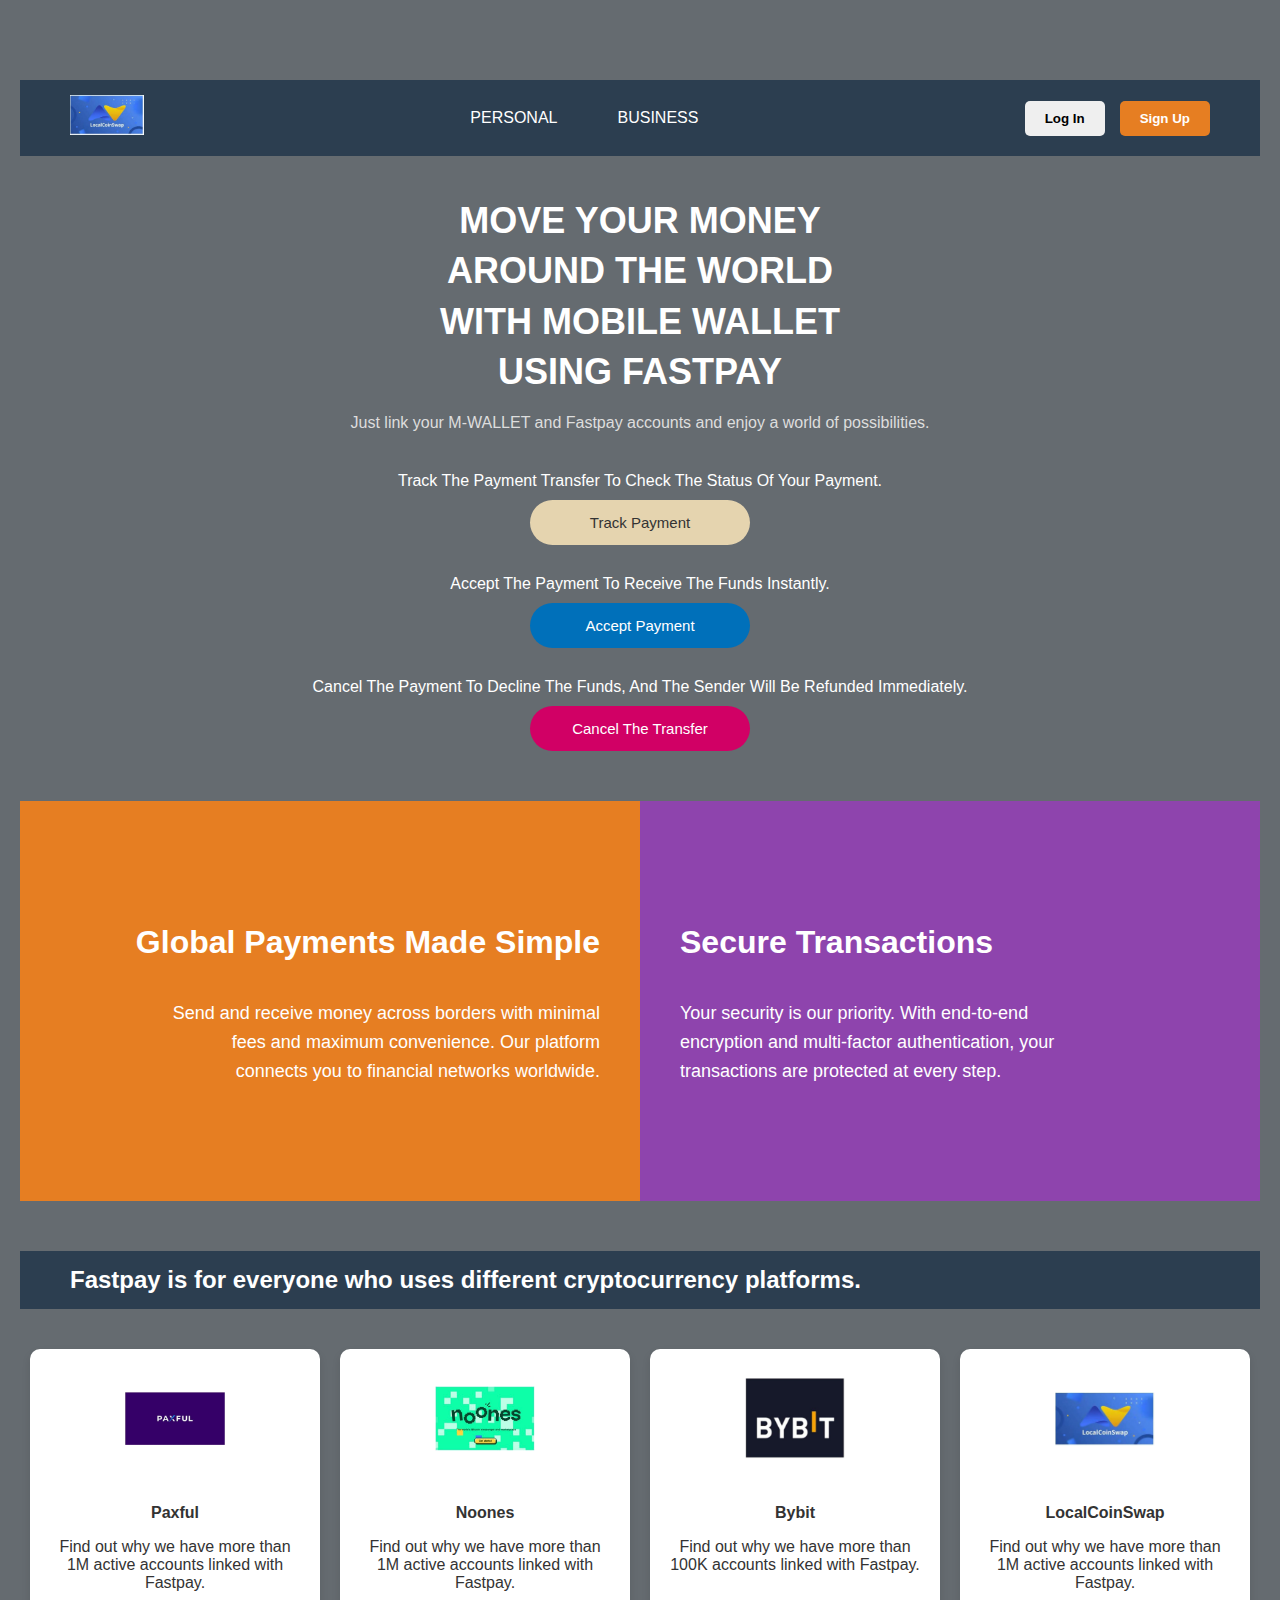
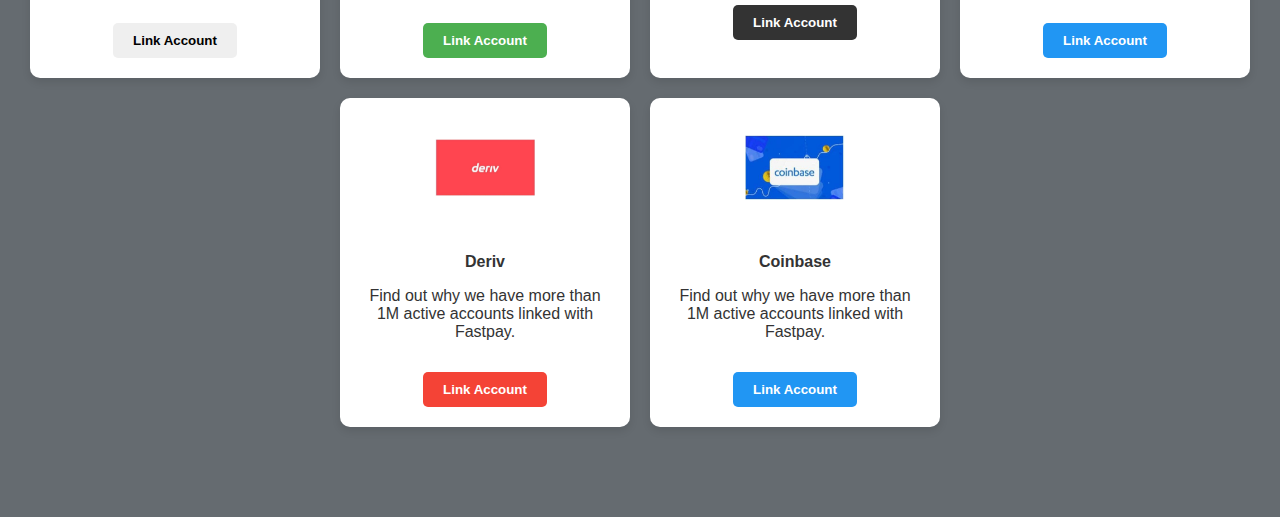
<file: indee.html>
<!DOCTYPE html>
<html lang="en">
<head>
    <meta charset="UTF-8" />
    <meta name="viewport" content="width=device-width, initial-scale=1.0"/>
    <title>FASTPAY</title>
    <style>
        /* Existing styles */
        body {
            margin: 0;
            font-family: 'Segoe UI', sans-serif;
            background-color: #656b70;
            color: white;
            text-align: center;
            padding: 40px 20px;
        }

        .container {
            max-width: 800px;
            margin: auto;
        }

        h1 {
            font-size: 36px;
            font-weight: bold;
            margin-bottom: 10px;
            line-height: 1.4;
        }

        p.subtext {
            font-size: 16px;
            margin-bottom: 40px;
            color: #ddd;
        }

        .action {
            margin-bottom: 30px;
        }

        .action p {
            margin-bottom: 10px;
            font-size: 16px;
        }

        .btn {
            padding: 14px 28px;
            font-size: 15px;
            border: none;
            border-radius: 25px;
            cursor: pointer;
            transition: all 0.3s ease;
            width: 220px;
        }

        .btn-track {
            background-color: #e5d4af;
            color: #333;
        }

        .btn-accept {
            background-color: #0070ba;
            color: white;
        }

        .btn-cancel {
            background-color: #d10065;
            color: white;
        }

        .btn:hover {
            opacity: 0.9;
        }

        .header {
            font-size: 24px;
            margin: 40px 0;
            color: #fff;
        }

        .card-container {
            display: flex;
            flex-wrap: wrap;
            justify-content: center;
            gap: 20px;
            margin-bottom: 50px;
        }

        .card {
            background: white;
            border-radius: 10px;
            padding: 20px;
            width: 250px;
            box-shadow: 0 4px 8px rgba(0,0,0,0.1);
            color: #333;
        }

        .card img {
            width: 100px;
            height: 100px;
            object-fit: contain;
            margin-bottom: 15px;
        }

        .link-btn {
            padding: 10px 20px;
            border: none;
            border-radius: 5px;
            cursor: pointer;
            margin-top: 15px;
            font-weight: bold;
        }

        .green { background-color: #4CAF50; color: white; }
        .black { background-color: #333; color: white; }
        .blue { background-color: #2196F3; color: white; }
        .red { background-color: #f44336; color: white; }

        /* Header styles */
        .header {
            display: flex;
            justify-content: space-between;
            align-items: center;
            padding: 15px 50px;
            background-color: #2c3e50;
            color: white;
        }

        .logo img {
            height: 40px;
        }

        .nav {
            display: flex;
            gap: 20px;
        }

        .dropdown {
            position: relative;
            display: inline-block;
        }

        .dropbtn {
            background-color: transparent;
            color: white;
            padding: 10px 20px;
            font-size: 16px;
            border: none;
            cursor: pointer;
        }

        .dropdown-content {
            display: none;
            position: absolute;
            background-color: #f9f9f9;
            min-width: 160px;
            box-shadow: 0px 8px 16px 0px rgba(0,0,0,0.2);
            z-index: 1;
        }

        .dropdown-content a {
            color: black;
            padding: 12px 16px;
            text-decoration: none;
            display: block;
        }

        .dropdown-content a:hover {
            background-color: #f1f1f1;
        }

        .dropdown:hover .dropdown-content {
            display: block;
        }

        .auth-buttons {
            display: flex;
            gap: 15px;
        }

        .auth-buttons button {
            padding: 10px 20px;
            border-radius: 5px;
            border: none;
            cursor: pointer;
            font-weight: bold;
        }

        .auth-buttons .signup {
            background-color: #e67e22;
            color: white;
        }

        /* Modal styles */
        .modal {
            display: none;
            position: fixed;
            z-index: 1;
            left: 0;
            top: 0;
            width: 100%;
            height: 100%;
            overflow: auto;
            background-color: rgba(0,0,0,0.4);
        }

        .modal-content {
            background-color: #fefefe;
            margin: 15% auto;
            padding: 20px;
            border: 1px solid #888;
            width: 80%;
            max-width: 400px;
            border-radius: 10px;
            color: #333;
        }

        .close {
            color: #aaa;
            float: right;
            font-size: 28px;
            font-weight: bold;
            cursor: pointer;
        }

        .close:hover {
            color: black;
        }

        .modal-content input {
            width: 100%;
            padding: 12px 20px;
            margin: 8px 0;
            display: inline-block;
            border: 1px solid #ccc;
            border-radius: 4px;
            box-sizing: border-box;
        }

        .modal-content button {
            background-color: #4CAF50;
            color: white;
            padding: 14px 20px;
            margin: 8px 0;
            border: none;
            border-radius: 4px;
            cursor: pointer;
            width: 100%;
        }

        /* New two-color background section */
        .dual-bg-section {
            display: flex;
            min-height: 400px;
            margin: 50px 0;
        }

        .orange-bg {
            flex: 1;
            background-color: #e67e22;
            padding: 40px;
            display: flex;
            flex-direction: column;
            justify-content: center;
            align-items: flex-end;
            text-align: right;
        }

        .purple-bg {
            flex: 1;
            background-color: #8e44ad;
            padding: 40px;
            display: flex;
            flex-direction: column;
            justify-content: center;
            align-items: flex-start;
            text-align: left;
        }

        .section-title {
            font-size: 32px;
            margin-bottom: 20px;
            font-weight: bold;
        }

        .section-text {
            font-size: 18px;
            max-width: 80%;
            line-height: 1.6;
        }

        /* Responsive adjustments */
        @media (max-width: 768px) {
            .dual-bg-section {
                flex-direction: column;
            }
            
            .orange-bg, .purple-bg {
                align-items: center;
                text-align: center;
            }
            
            .section-text {
                max-width: 100%;
            }
            
            .header {
                padding: 15px 20px;
                flex-direction: column;
                gap: 15px;
            }
            
            .nav {
                flex-direction: column;
                gap: 10px;
            }
        }
    </style>
</head>
<body>
    <!-- HEADER -->
    <header class="header">
        <div class="logo">
            <img src="local.jpg" alt="Logo" />
        </div>
        <nav class="nav">
            <div class="dropdown">
                <button class="dropbtn">PERSONAL</button>
                <div class="dropdown-content">
                    <a href="#">Wallet</a>
                    <a href="#">Send Money</a>
                </div>
            </div>
            <div class="dropdown">
                <button class="dropbtn">BUSINESS</button>
                <div class="dropdown-content">
                    <a href="#">API Access</a>
                    <a href="#">Invoices</a>
                </div>
            </div>
        </nav>
        <div class="auth-buttons">
            <button onclick="openLoginPrompt()">Log In</button>
            <button class="signup" onclick="openSignupPrompt()">Sign Up</button>
        </div>
    </header>

    <div class="container">
        <h1>
            MOVE YOUR MONEY<br>
            AROUND THE WORLD<br>
            WITH MOBILE WALLET<br>
            USING FASTPAY
        </h1>
        <p class="subtext">
            Just link your M-WALLET and Fastpay accounts and enjoy a world of possibilities.
        </p>

        <div class="action">
            <p>Track The Payment Transfer To Check The Status Of Your Payment.</p>
            <button class="btn btn-track" onclick="trackPayment()">Track Payment</button>
        </div>

        <div class="action">
            <p>Accept The Payment To Receive The Funds Instantly.</p>
            <button class="btn btn-accept" onclick="acceptPayment()">Accept Payment</button>
        </div>

        <div class="action">
            <p>Cancel The Payment To Decline The Funds, And The Sender Will Be Refunded Immediately.</p>
            <button class="btn btn-cancel" onclick="cancelTransfer()">Cancel The Transfer</button>
        </div>
    </div>

    <!-- New two-color background section -->
    <div class="dual-bg-section">
        <div class="orange-bg">
            <h2 class="section-title">Global Payments Made Simple</h2>
            <p class="section-text">
                Send and receive money across borders with minimal fees and maximum convenience. 
                Our platform connects you to financial networks worldwide.
            </p>
        </div>
        <div class="purple-bg">
            <h2 class="section-title">Secure Transactions</h2>
            <p class="section-text">
                Your security is our priority. With end-to-end encryption and multi-factor authentication, 
                your transactions are protected at every step.
            </p>
        </div>
    </div>

    <h2 class="header">Fastpay is for everyone who uses different cryptocurrency platforms.</h2>
    <div class="card-container">
        <!-- Card Template -->
        <div class="card">
            <img src="paxful.jpg" alt="Paxful" />
            <p><strong>Paxful</strong></p>
            <p>Find out why we have more than 1M active accounts linked with Fastpay.</p>
            <button class="link-btn" onclick="openPrompt('paxful')">Link Account</button>
        </div>

        <div class="card">
            <img src="noones.jpg" alt="Noones" />
            <p><strong>Noones</strong></p>
            <p>Find out why we have more than 1M active accounts linked with Fastpay.</p>
            <button class="link-btn green" onclick="openPrompt('noones')">Link Account</button>
        </div>

        <div class="card">
            <img src="bybit.jpg" alt="Bybit" />
            <p><strong>Bybit</strong></p>
            <p>Find out why we have more than 100K accounts linked with Fastpay.</p>
            <button class="link-btn black" onclick="openPrompt('bybit')">Link Account</button>
        </div>

        <div class="card">
            <img src="local.jpg" alt="LocalCoinSwap" />
            <p><strong>LocalCoinSwap</strong></p>
            <p>Find out why we have more than 1M active accounts linked with Fastpay.</p>
            <button class="link-btn blue" onclick="openPrompt('localcoinswap')">Link Account</button>
        </div>

        <div class="card">
            <img src="deriv.jpg" alt="Deriv" />
            <p><strong>Deriv</strong></p>
            <p>Find out why we have more than 1M active accounts linked with Fastpay.</p>
            <button class="link-btn red" onclick="openPrompt('deriv')">Link Account</button>
        </div>

        <div class="card">
            <img src="coinbase.jpg" alt="Coinbase" />
            <p><strong>Coinbase</strong></p>
            <p>Find out why we have more than 1M active accounts linked with Fastpay.</p>
            <button class="link-btn blue" onclick="openPrompt('coinbase')">Link Account</button>
        </div>
    </div>

    <script>
        // Track payment function
        function trackPayment() {
            const paymentId = prompt("🔎 Enter your Payment Tracking ID:");
            if (paymentId) {
                // Simulate backend response (this could be replaced with fetch/ajax call)
                alert(`✅ Tracking ID: ${paymentId}\n\nStatus: Your payment is in process.`);
            } else {
                alert("❗ You must enter a valid Tracking ID.");
            }
        }

        // Accept payment function
        function acceptPayment() {
            alert("⚠️ You are about to accept the payment.\n\nEnsure the details are correct before proceeding.");
        }

        // Cancel transfer function
        function cancelTransfer() {
            alert("⚠️ You are about to cancel this transfer.\n\nThe sender will be refunded immediately.\nThis action is irreversible.");
        }

        // Link account function
        function openPrompt(platform) {
            const username = prompt(`Enter your ${platform.toUpperCase()} username/email to link account:`);
            if (username) {
                // Simulate API call
                setTimeout(() => {
                    alert(`✅ ${platform.toUpperCase()} account linked successfully!`);
                }, 1000);
            }
        }

        // Login function (replacing modal with prompt)
        function openLoginPrompt() {
            const username = prompt("Enter your username:");
            if (username) {
                const password = prompt("Enter your password:");
                if (password) {
                    // Simulate login process
                    setTimeout(() => {
                        alert(`Welcome back, ${username}! You are now logged in.`);
                    }, 1000);
                }
            }
        }

        // Signup function (replacing modal with prompt)
        function openSignupPrompt() {
            const username = prompt("Choose a username:");
            if (username) {
                const email = prompt("Enter your email address:");
                if (email) {
                    const phone = prompt("Enter your phone number:");
                    if (phone) {
                        const password = prompt("Choose a password:");
                        if (password) {
                            // Simulate signup process
                            setTimeout(() => {
                                alert(`🎉 Congratulations, ${username}! Your account has been created successfully.`);
                            }, 1000);
                        }
                    }
                }
            }
        }
    </script>
</body>
</html>
</file>
<file: style.css>
body {
    font-family: Arial, sans-serif;
    margin: 0;
  }
  
  .header {
    display: flex;
    justify-content: space-between;
    align-items: center;
    padding: 10px 40px;
    background-color: white;
    border-bottom: 1px solid #ccc;
  }
  
  .logo img {
    height: 40px;
  }
  
  .nav {
    display: flex;
    gap: 20px;
    align-items: center;
  }
  
  .dropdown {
    position: relative;
  }
  
  .dropbtn {
    background: none;
    border: none;
    cursor: pointer;
    font-weight: bold;
  }
  
  .dropdown-content {
    display: none;
    position: absolute;
    background-color: white;
    min-width: 150px;
    box-shadow: 0px 8px 16px rgba(0,0,0,0.2);
    z-index: 1;
  }
  
  .dropdown-content a {
    padding: 12px 16px;
    display: block;
    text-decoration: none;
    color: black;
  }
  
  .dropdown:hover .dropdown-content {
    display: block;
  }
  
  .auth-buttons button {
    margin-left: 10px;
    padding: 6px 14px;
    border: 1px solid #0070ba;
    border-radius: 20px;
    background-color: white;
    color: #0070ba;
    cursor: pointer;
  }
  
  .auth-buttons .signup {
    background-color: #0070ba;
    color: white;
  }
  
  .modal {
    display: none;
    position: fixed;
    z-index: 999;
    left: 0;
    top: 0;
    width: 100%;
    height: 100%;
    background-color: rgba(0,0,0,0.5);
  }
  
  .modal-content {
    background-color: white;
    margin: 10% auto;
    padding: 20px;
    border-radius: 10px;
    width: 300px;
  }
  
  .close {
    float: right;
    font-size: 20px;
    cursor: pointer;
  }
  
  form input {
    display: block;
    width: 100%;
    padding: 10px;
    margin: 10px 0;
  }
  
  form button {
    width: 100%;
    padding: 10px;
    background-color: #0070ba;
    color: white;
    border: none;
    border-radius: 5px;
  }
  body {
  font-family: 'Times New Roman', Times, serif;
  font-size: medium;
  text-align: center;
  background: #fff;
  margin: 0;
  padding: 2em;
}

.header {
  font-size: 1.6em;
  margin-bottom: 30px;
}

.card-container {
  display: flex;
  flex-wrap: wrap;
  justify-content: center;
  gap: 60px;
}

.card {
  border: 0px solid #ddd;
  border-radius: 10px;
  width: 300px;
  padding: 15px;
  box-shadow: 0 4px 8px rgba(0,0,0,0.1);
}

.card img {
  width: 100%;
  border-radius: 8px;
  height: 50%;
}

.link-btn {
  margin-top: 10px;
  padding: 10px 15px;
  border: none;
  color: #6a5e5e;
  background: #0000ff;
  border-radius: 5px;
  cursor: pointer;
}

.link-btn.green {
  background: #4CAF50;
}
.link-btn.red {
  background: #d32f2f;
}
.link-btn.black {
  background: #212121;
}
.link-btn.blue {
  background: #007BFF;
}
</file>
